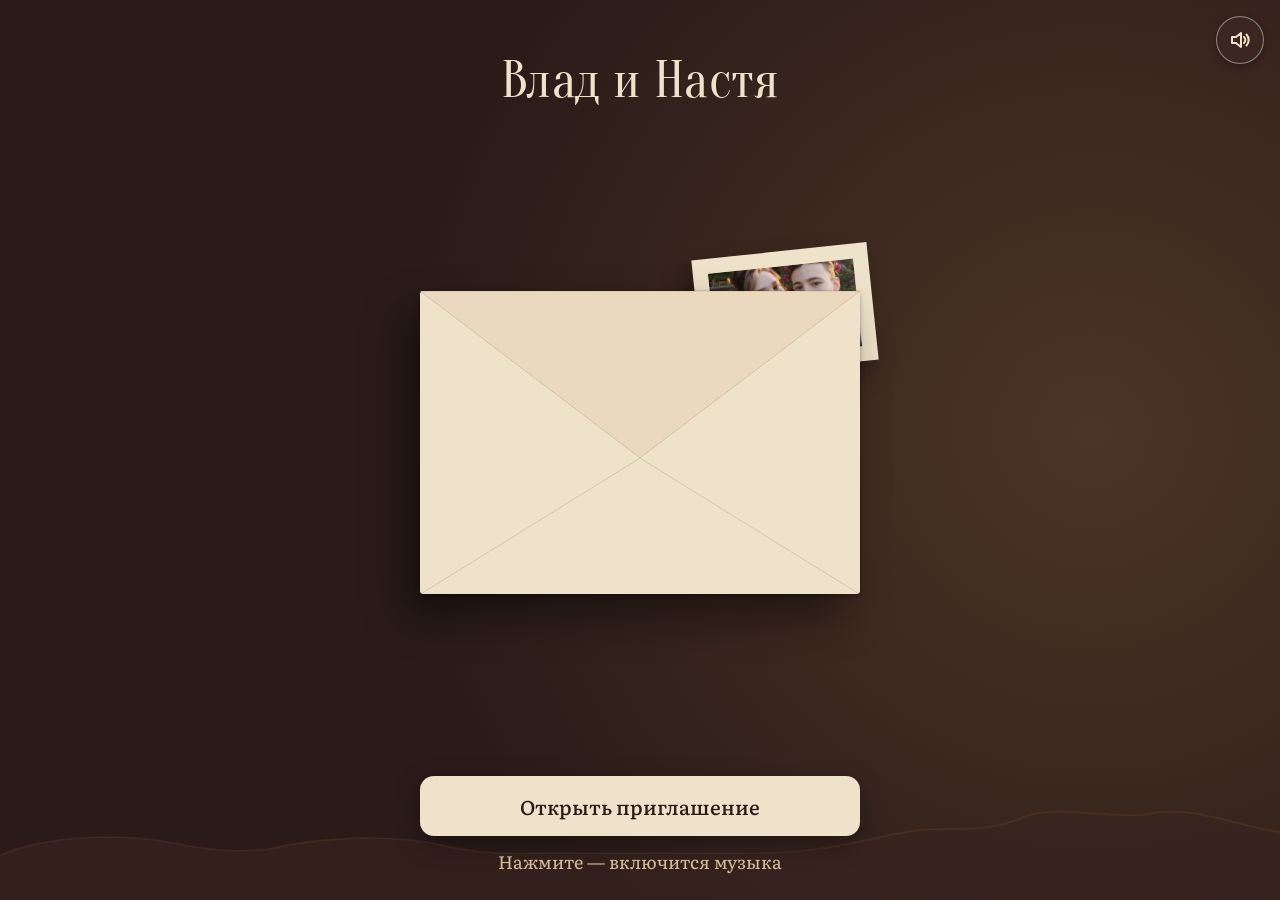
<file: index.html>
<!doctype html>
<html lang="ru">
<head>
<meta charset="utf-8">
<meta name="viewport" content="width=device-width, initial-scale=1, viewport-fit=cover">
<meta name="robots" content="noindex, nofollow">
<title>Влад и Настя приглашают</title>
<meta property="og:title" content="Влад и Настя приглашают">
<meta property="og:description" content="6 ноября, 17:00, ресторан „Флоренция“">
<meta property="og:image" content="https://bezdelnik988.github.io/vlad-i-nastya/img/og.jpg">
<meta property="og:image:width" content="1200">
<meta property="og:image:height" content="630">
<meta property="og:type" content="website">
<meta property="og:url" content="https://bezdelnik988.github.io/vlad-i-nastya/">
<meta name="theme-color" content="#2A1B19">
<link rel="icon" href="data:,">
<link rel="preload" as="image" href="img/photos/p01.jpg">
<link rel="stylesheet" href="css/fonts.css">
<link rel="stylesheet" href="css/style.css">
</head>
<body class="locked" style="--first-pt:133.333%">
<audio id="music" src="audio/music.mp3" preload="auto" loop playsinline webkit-playsinline></audio>

<button class="sound" id="sound" type="button" aria-pressed="true" aria-label="Выключить музыку">
  <svg class="ic ic-on" viewBox="0 0 24 24" fill="none" stroke="currentColor" stroke-width="2" stroke-linecap="round" stroke-linejoin="round" aria-hidden="true"><path d="M4 9v6h4l5 4V5L8 9H4z"/><path d="M16 9a4 4 0 0 1 0 6"/><path d="M18.5 6.5a8 8 0 0 1 0 11"/></svg>
  <svg class="ic ic-off" viewBox="0 0 24 24" fill="none" stroke="currentColor" stroke-width="2" stroke-linecap="round" stroke-linejoin="round" aria-hidden="true"><path d="M4 9v6h4l5 4V5L8 9H4z"/><path d="M22 7l-7 10"/></svg></button>
<div class="sound-tip" id="soundTip" role="status" aria-live="polite"></div>

<section class="overlay cover" id="cover">
  <div class="glow"></div>
  <svg class="horizon" viewBox="0 0 390 160" preserveAspectRatio="none" aria-hidden="true">
    <path d="M0,160 L0,118 C14,100 36,96 52,106 C62,112 70,116 82,112 C98,100 120,98 134,108 C142,114 150,117 162,116 L230,116 C250,116 262,104 276,96 C288,89 298,100 312,82 C322,69 340,86 352,78 C364,72 376,90 390,96 L390,160 Z" fill="#3B2622" fill-opacity=".55"/>
    <path d="M0,118 C14,100 36,96 52,106 C62,112 70,116 82,112 C98,100 120,98 134,108 C142,114 150,117 162,116 L230,116 C250,116 262,104 276,96 C288,89 298,100 312,82 C322,69 340,86 352,78 C364,72 376,90 390,96" fill="none" stroke="#C4904F" stroke-opacity=".10" stroke-width="1.5"/>
  </svg>
  <h1 class="names">Влад и Настя</h1>
  <div class="stage" id="stage">
    <div class="card-clip">
      <div class="card" id="card"><div class="ph"><img src="img/photos/p01.jpg" alt=""></div></div>
    </div>
    <div class="env">
      <div class="peek"><div class="ph"><img src="img/photos/p01.jpg" alt=""></div></div>
      <div class="env-back"></div>
      <div class="env-front">
        <svg class="folds" viewBox="0 0 100 69" preserveAspectRatio="none" aria-hidden="true"><path d="M0,69 L50,38 L100,69" fill="none" stroke="rgba(42,27,25,.14)" stroke-width="1" vector-effect="non-scaling-stroke"/></svg>
      </div>
      <svg class="flap" viewBox="0 0 100 38" preserveAspectRatio="none" aria-hidden="true">
        <polygon class="flap-face" points="0,0 100,0 50,38"/>
        <polygon class="flap-lining" points="0,0 100,0 50,38"/>
      </svg>
    </div>
  </div>
  <div class="cover-bottom">
    <button class="open-btn" id="openBtn" type="button">Открыть приглашение</button>
    <p class="hint" id="hint">Нажмите — включится музыка</p>
  </div>
</section>

<section class="overlay slideshow" id="slideshow" hidden data-photos="p01.jpg 1200 1600, p02.jpg 1200 1600, p03.jpg 1200 1600, p04.jpg 925 1600, p05.jpg 1200 1600, p06.jpg 1200 1600, p07.jpg 1200 1600, p08.jpg 1066 1600, p09.jpg 1066 1600, p10.jpg 1066 1600, p11.jpg 1066 1600, p12.jpg 1066 1600, p13.jpg 1066 1600, p14.jpg 1066 1600, p15.jpg 1066 1600" role="button" aria-label="Следующее фото">
  <div class="glow"></div>
  <div class="print a" id="printA"><div class="ph"><img alt=""></div></div>
  <div class="print b" id="printB"><div class="ph"><img alt=""></div></div>
  <div class="indicator" id="indicator" aria-hidden="true"></div>
  <p class="hint-photo" id="hintPhoto">Нажмите на фото — следующее</p>
  <div class="counter" id="counter" aria-live="polite"></div>
  <button class="skip" id="skip" type="button">Пропустить</button>
</section>

<section class="overlay final" id="final" hidden>
  <h2 class="names">Влад и Настя</h2>
  <p class="sub">6 ноября, 17:00, ресторан «Флоренция»</p>
  <button class="open-btn" id="again2" type="button">Посмотреть ещё раз</button>
</section>

<script src="js/app.js"></script>
</body>
</html>
</file>
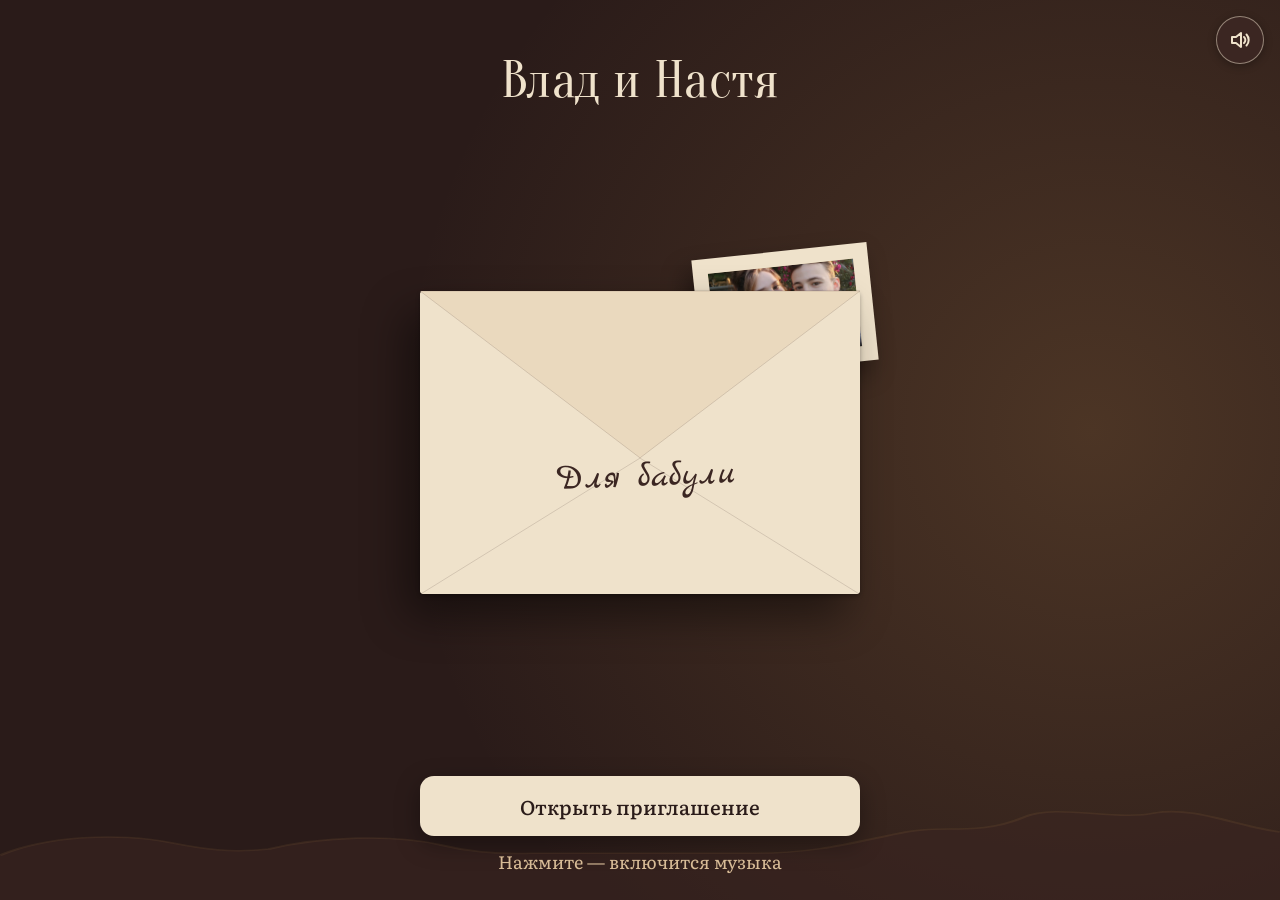
<file: babulya.html>
<!doctype html>
<html lang="ru">
<head>
<meta charset="utf-8">
<meta name="viewport" content="width=device-width, initial-scale=1, viewport-fit=cover">
<meta name="robots" content="noindex, nofollow">
<title>Влад и Настя приглашают</title>
<meta property="og:title" content="Влад и Настя приглашают">
<meta property="og:description" content="6 ноября, 17:00, ресторан „Флоренция“">
<meta property="og:image" content="https://bezdelnik988.github.io/vlad-i-nastya/img/og.jpg">
<meta property="og:image:width" content="1200">
<meta property="og:image:height" content="630">
<meta property="og:type" content="website">
<meta property="og:url" content="https://bezdelnik988.github.io/vlad-i-nastya/babulya">
<meta name="theme-color" content="#2A1B19">
<link rel="icon" href="data:,">
<link rel="preload" as="image" href="img/photos/p01.jpg">
<link rel="stylesheet" href="css/fonts.css">
<link rel="stylesheet" href="css/style.css">
</head>
<body class="locked" style="--first-pt:133.333%" data-guest="babulya">
<audio id="music" src="audio/music.mp3" preload="auto" loop playsinline webkit-playsinline></audio>

<button class="sound" id="sound" type="button" aria-pressed="true" aria-label="Выключить музыку">
  <svg class="ic ic-on" viewBox="0 0 24 24" fill="none" stroke="currentColor" stroke-width="2" stroke-linecap="round" stroke-linejoin="round" aria-hidden="true"><path d="M4 9v6h4l5 4V5L8 9H4z"/><path d="M16 9a4 4 0 0 1 0 6"/><path d="M18.5 6.5a8 8 0 0 1 0 11"/></svg>
  <svg class="ic ic-off" viewBox="0 0 24 24" fill="none" stroke="currentColor" stroke-width="2" stroke-linecap="round" stroke-linejoin="round" aria-hidden="true"><path d="M4 9v6h4l5 4V5L8 9H4z"/><path d="M22 7l-7 10"/></svg></button>
<div class="sound-tip" id="soundTip" role="status" aria-live="polite"></div>

<section class="overlay cover" id="cover">
  <div class="glow"></div>
  <svg class="horizon" viewBox="0 0 390 160" preserveAspectRatio="none" aria-hidden="true">
    <path d="M0,160 L0,118 C14,100 36,96 52,106 C62,112 70,116 82,112 C98,100 120,98 134,108 C142,114 150,117 162,116 L230,116 C250,116 262,104 276,96 C288,89 298,100 312,82 C322,69 340,86 352,78 C364,72 376,90 390,96 L390,160 Z" fill="#3B2622" fill-opacity=".55"/>
    <path d="M0,118 C14,100 36,96 52,106 C62,112 70,116 82,112 C98,100 120,98 134,108 C142,114 150,117 162,116 L230,116 C250,116 262,104 276,96 C288,89 298,100 312,82 C322,69 340,86 352,78 C364,72 376,90 390,96" fill="none" stroke="#C4904F" stroke-opacity=".10" stroke-width="1.5"/>
  </svg>
  <h1 class="names">Влад и Настя</h1>
  <div class="stage" id="stage">
    <div class="card-clip">
      <div class="card" id="card"><div class="ph"><img src="img/photos/p01.jpg" alt=""></div></div>
    </div>
    <div class="env">
      <div class="peek"><div class="ph"><img src="img/photos/p01.jpg" alt=""></div></div>
      <div class="env-back"></div>
      <div class="env-front">
        <svg class="folds" viewBox="0 0 100 69" preserveAspectRatio="none" aria-hidden="true"><path d="M0,69 L50,38 L100,69" fill="none" stroke="rgba(42,27,25,.14)" stroke-width="1" vector-effect="non-scaling-stroke"/></svg>
      </div>
      <svg class="flap" viewBox="0 0 100 38" preserveAspectRatio="none" aria-hidden="true">
        <polygon class="flap-face" points="0,0 100,0 50,38"/>
        <polygon class="flap-lining" points="0,0 100,0 50,38"/>
      </svg>
      <p class="hand">Для бабули</p>
    </div>
  </div>
  <div class="cover-bottom">
    <button class="open-btn" id="openBtn" type="button">Открыть приглашение</button>
    <p class="hint" id="hint">Нажмите — включится музыка</p>
  </div>
</section>

<section class="overlay slideshow" id="slideshow" hidden data-photos="p01.jpg 1200 1600, p02.jpg 1200 1600, p03.jpg 1200 1600, p04.jpg 925 1600, p05.jpg 1200 1600, p06.jpg 1200 1600, p07.jpg 1200 1600, p08.jpg 1066 1600, p09.jpg 1066 1600, p10.jpg 1066 1600, p11.jpg 1066 1600, p12.jpg 1066 1600, p13.jpg 1066 1600, p14.jpg 1066 1600, p15.jpg 1066 1600" role="button" aria-label="Следующее фото">
  <div class="glow"></div>
  <div class="print a" id="printA"><div class="ph"><img alt=""></div></div>
  <div class="print b" id="printB"><div class="ph"><img alt=""></div></div>
  <div class="indicator" id="indicator" aria-hidden="true"></div>
  <p class="hint-photo" id="hintPhoto">Нажмите на фото — следующее</p>
  <div class="counter" id="counter" aria-live="polite"></div>
  <button class="skip" id="skip" type="button">Пропустить</button>
</section>

<section class="letter" id="letter" hidden>
  <article class="sheet">
    <h2 class="salute">Дорогая бабуля!</h2>
    <div class="rule"></div>
    <p>3 октября мы с Настей поженились и очень хотим отметить это с самыми близкими — по-семейному, в узком кругу. Будем очень рады тебя видеть!</p>

      <div class="when">
        <div class="when-row"><span class="when-label">Когда</span><b>6 ноября, пятница,</b><span class="val">с 17:00 примерно до 20:00</span></div>
        <div class="when-row"><span class="when-label">Где</span><b>Ресторан «Флоренция»,</b><span class="val">ул. Худайбердина, 198б</span></div>
      </div>
    <p>Будут папа со Светой, тётя Люда и Кирилл с девушкой Дианой.</p>
    <p>Дресс-код — нарядно, но без официоза.</p>
    <p>И одна скромная просьба ко всем — не опаздывать. По нашей новой семейной традиции опоздавший говорит тост без подготовки 😄</p>
    <p>Напиши, пожалуйста, получится ли прийти: нам нужно подтвердить стол.</p>
    <p class="sig"><span class="hand-sig">Влад и Настя</span><span class="ring">💍</span></p>
    <div class="btns">
      <a class="btn btn-dark" href="https://yandex.ru/maps/?text=%D0%A1%D1%82%D0%B5%D1%80%D0%BB%D0%B8%D1%82%D0%B0%D0%BC%D0%B0%D0%BA%2C%20%D1%83%D0%BB.%20%D0%A5%D1%83%D0%B4%D0%B0%D0%B9%D0%B1%D0%B5%D1%80%D0%B4%D0%B8%D0%BD%D0%B0%2C%20198%D0%B1" target="_blank" rel="noopener">Как добраться</a>
      <button class="btn btn-ghost" id="again" type="button">Посмотреть ещё раз</button>
    </div>
    <p class="days" id="days" hidden></p>
    <svg class="horizon-ink" viewBox="0 0 390 160" preserveAspectRatio="none" aria-hidden="true" fill="none" stroke="#3B2622" stroke-width="1" stroke-linecap="round">
      <path d="M0,118 C14,100 36,96 52,106 C62,112 70,116 82,112 C98,100 120,98 134,108 C142,114 150,117 162,116 L230,116 C250,116 262,104 276,96 C288,89 298,100 312,82 C322,69 340,86 352,78 C364,72 376,90 390,96"/>
      <g stroke-width=".75" stroke-opacity=".8"><path d="M44,100 L40,107"/><path d="M50,102 L46,110"/><path d="M126,102 L122,109"/><path d="M132,104 L128,112"/><path d="M302,90 L296,98"/><path d="M308,86 L302,95"/><path d="M346,80 L340,88"/><path d="M372,84 L366,92"/></g>
    </svg>
  </article>
</section>

<script src="js/app.js"></script>
</body>
</html>
</file>
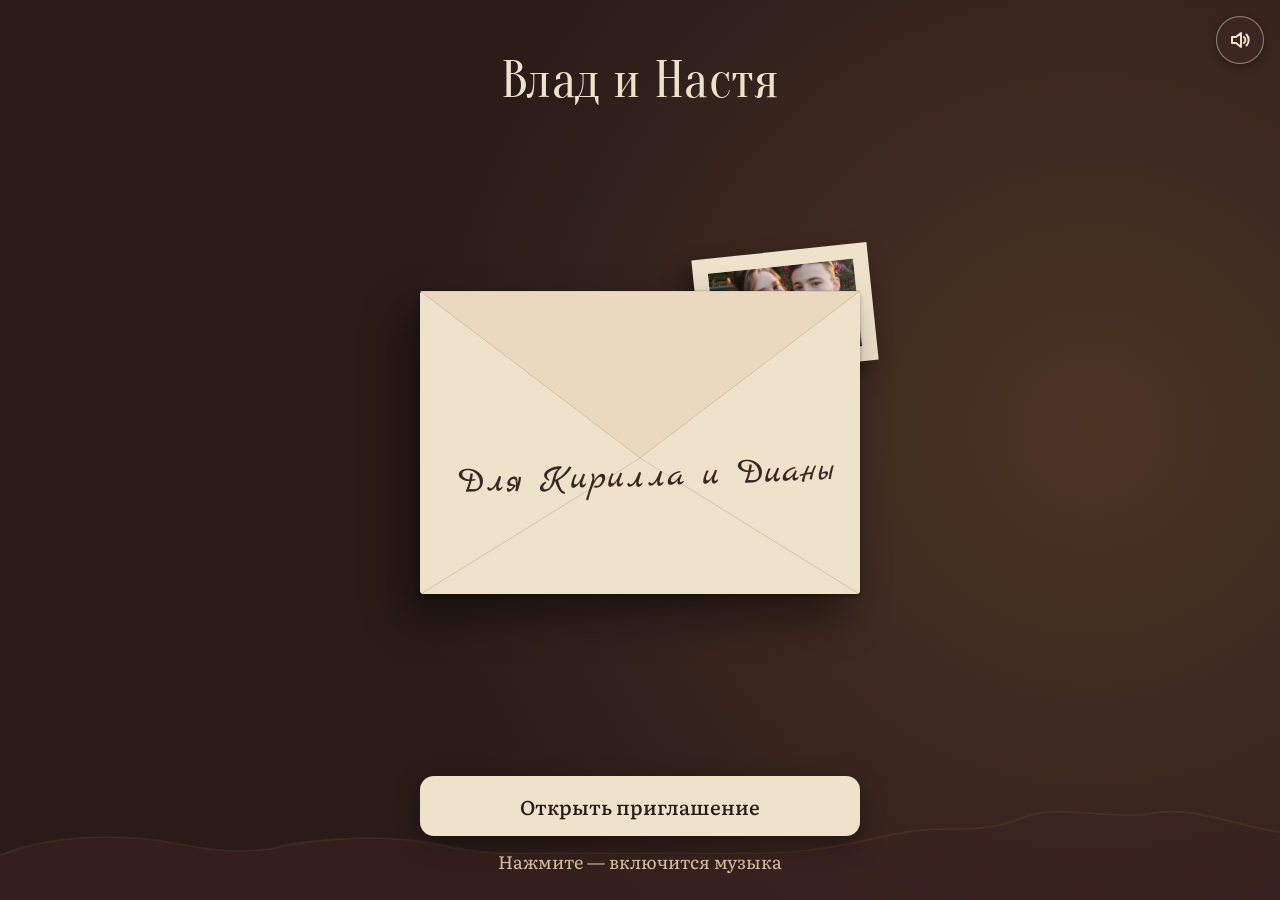
<file: kirill.html>
<!doctype html>
<html lang="ru">
<head>
<meta charset="utf-8">
<meta name="viewport" content="width=device-width, initial-scale=1, viewport-fit=cover">
<meta name="robots" content="noindex, nofollow">
<title>Влад и Настя приглашают</title>
<meta property="og:title" content="Влад и Настя приглашают">
<meta property="og:description" content="6 ноября, 17:00, ресторан „Флоренция“">
<meta property="og:image" content="https://bezdelnik988.github.io/vlad-i-nastya/img/og.jpg">
<meta property="og:image:width" content="1200">
<meta property="og:image:height" content="630">
<meta property="og:type" content="website">
<meta property="og:url" content="https://bezdelnik988.github.io/vlad-i-nastya/kirill">
<meta name="theme-color" content="#2A1B19">
<link rel="icon" href="data:,">
<link rel="preload" as="image" href="img/photos/p01.jpg">
<link rel="stylesheet" href="css/fonts.css">
<link rel="stylesheet" href="css/style.css">
</head>
<body class="locked" style="--first-pt:133.333%" data-guest="kirill">
<audio id="music" src="audio/music.mp3" preload="auto" loop playsinline webkit-playsinline></audio>

<button class="sound" id="sound" type="button" aria-pressed="true" aria-label="Выключить музыку">
  <svg class="ic ic-on" viewBox="0 0 24 24" fill="none" stroke="currentColor" stroke-width="2" stroke-linecap="round" stroke-linejoin="round" aria-hidden="true"><path d="M4 9v6h4l5 4V5L8 9H4z"/><path d="M16 9a4 4 0 0 1 0 6"/><path d="M18.5 6.5a8 8 0 0 1 0 11"/></svg>
  <svg class="ic ic-off" viewBox="0 0 24 24" fill="none" stroke="currentColor" stroke-width="2" stroke-linecap="round" stroke-linejoin="round" aria-hidden="true"><path d="M4 9v6h4l5 4V5L8 9H4z"/><path d="M22 7l-7 10"/></svg></button>
<div class="sound-tip" id="soundTip" role="status" aria-live="polite"></div>

<section class="overlay cover" id="cover">
  <div class="glow"></div>
  <svg class="horizon" viewBox="0 0 390 160" preserveAspectRatio="none" aria-hidden="true">
    <path d="M0,160 L0,118 C14,100 36,96 52,106 C62,112 70,116 82,112 C98,100 120,98 134,108 C142,114 150,117 162,116 L230,116 C250,116 262,104 276,96 C288,89 298,100 312,82 C322,69 340,86 352,78 C364,72 376,90 390,96 L390,160 Z" fill="#3B2622" fill-opacity=".55"/>
    <path d="M0,118 C14,100 36,96 52,106 C62,112 70,116 82,112 C98,100 120,98 134,108 C142,114 150,117 162,116 L230,116 C250,116 262,104 276,96 C288,89 298,100 312,82 C322,69 340,86 352,78 C364,72 376,90 390,96" fill="none" stroke="#C4904F" stroke-opacity=".10" stroke-width="1.5"/>
  </svg>
  <h1 class="names">Влад и Настя</h1>
  <div class="stage" id="stage">
    <div class="card-clip">
      <div class="card" id="card"><div class="ph"><img src="img/photos/p01.jpg" alt=""></div></div>
    </div>
    <div class="env">
      <div class="peek"><div class="ph"><img src="img/photos/p01.jpg" alt=""></div></div>
      <div class="env-back"></div>
      <div class="env-front">
        <svg class="folds" viewBox="0 0 100 69" preserveAspectRatio="none" aria-hidden="true"><path d="M0,69 L50,38 L100,69" fill="none" stroke="rgba(42,27,25,.14)" stroke-width="1" vector-effect="non-scaling-stroke"/></svg>
      </div>
      <svg class="flap" viewBox="0 0 100 38" preserveAspectRatio="none" aria-hidden="true">
        <polygon class="flap-face" points="0,0 100,0 50,38"/>
        <polygon class="flap-lining" points="0,0 100,0 50,38"/>
      </svg>
      <p class="hand">Для Кирилла и Дианы</p>
    </div>
  </div>
  <div class="cover-bottom">
    <button class="open-btn" id="openBtn" type="button">Открыть приглашение</button>
    <p class="hint" id="hint">Нажмите — включится музыка</p>
  </div>
</section>

<section class="overlay slideshow" id="slideshow" hidden data-photos="p01.jpg 1200 1600, p02.jpg 1200 1600, p03.jpg 1200 1600, p04.jpg 925 1600, p05.jpg 1200 1600, p06.jpg 1200 1600, p07.jpg 1200 1600, p08.jpg 1066 1600, p09.jpg 1066 1600, p10.jpg 1066 1600, p11.jpg 1066 1600, p12.jpg 1066 1600, p13.jpg 1066 1600, p14.jpg 1066 1600, p15.jpg 1066 1600" role="button" aria-label="Следующее фото">
  <div class="glow"></div>
  <div class="print a" id="printA"><div class="ph"><img alt=""></div></div>
  <div class="print b" id="printB"><div class="ph"><img alt=""></div></div>
  <div class="indicator" id="indicator" aria-hidden="true"></div>
  <p class="hint-photo" id="hintPhoto">Нажмите на фото — следующее</p>
  <div class="counter" id="counter" aria-live="polite"></div>
  <button class="skip" id="skip" type="button">Пропустить</button>
</section>

<section class="letter" id="letter" hidden>
  <article class="sheet">
    <h2 class="salute">Дорогие Кирилл и Диана!</h2>
    <div class="rule"></div>
    <p>3 октября мы с Настей поженились и очень хотим отметить это с самыми близкими — по-семейному, в узком кругу. Будем очень рады вас видеть!</p>

      <div class="when">
        <div class="when-row"><span class="when-label">Когда</span><b>6 ноября, пятница,</b><span class="val">с 17:00 примерно до 20:00</span></div>
        <div class="when-row"><span class="when-label">Где</span><b>Ресторан «Флоренция»,</b><span class="val">ул. Худайбердина, 198б</span></div>
      </div>
    <p>Будут мой папа Юра со Светой, моя крёстная тётя Люда и бабуля. Кирилл почти всех знает, а с Дианой все будут рады познакомиться.</p>
    <p>Дресс-код — нарядно, но без официоза.</p>
    <p>И одна скромная просьба — не опаздывать. По нашей новой семейной традиции опоздавший говорит тост без подготовки 😄</p>
    <p>Напишите, пожалуйста, получится ли прийти: нам нужно подтвердить стол.</p>
    <p class="sig"><span class="hand-sig">Влад и Настя</span><span class="ring">💍</span></p>
    <div class="btns">
      <a class="btn btn-dark" href="https://yandex.ru/maps/?text=%D0%A1%D1%82%D0%B5%D1%80%D0%BB%D0%B8%D1%82%D0%B0%D0%BC%D0%B0%D0%BA%2C%20%D1%83%D0%BB.%20%D0%A5%D1%83%D0%B4%D0%B0%D0%B9%D0%B1%D0%B5%D1%80%D0%B4%D0%B8%D0%BD%D0%B0%2C%20198%D0%B1" target="_blank" rel="noopener">Как добраться</a>
      <button class="btn btn-ghost" id="again" type="button">Посмотреть ещё раз</button>
    </div>
    <p class="days" id="days" hidden></p>
    <svg class="horizon-ink" viewBox="0 0 390 160" preserveAspectRatio="none" aria-hidden="true" fill="none" stroke="#3B2622" stroke-width="1" stroke-linecap="round">
      <path d="M0,118 C14,100 36,96 52,106 C62,112 70,116 82,112 C98,100 120,98 134,108 C142,114 150,117 162,116 L230,116 C250,116 262,104 276,96 C288,89 298,100 312,82 C322,69 340,86 352,78 C364,72 376,90 390,96"/>
      <g stroke-width=".75" stroke-opacity=".8"><path d="M44,100 L40,107"/><path d="M50,102 L46,110"/><path d="M126,102 L122,109"/><path d="M132,104 L128,112"/><path d="M302,90 L296,98"/><path d="M308,86 L302,95"/><path d="M346,80 L340,88"/><path d="M372,84 L366,92"/></g>
    </svg>
  </article>
</section>

<script src="js/app.js"></script>
</body>
</html>
</file>
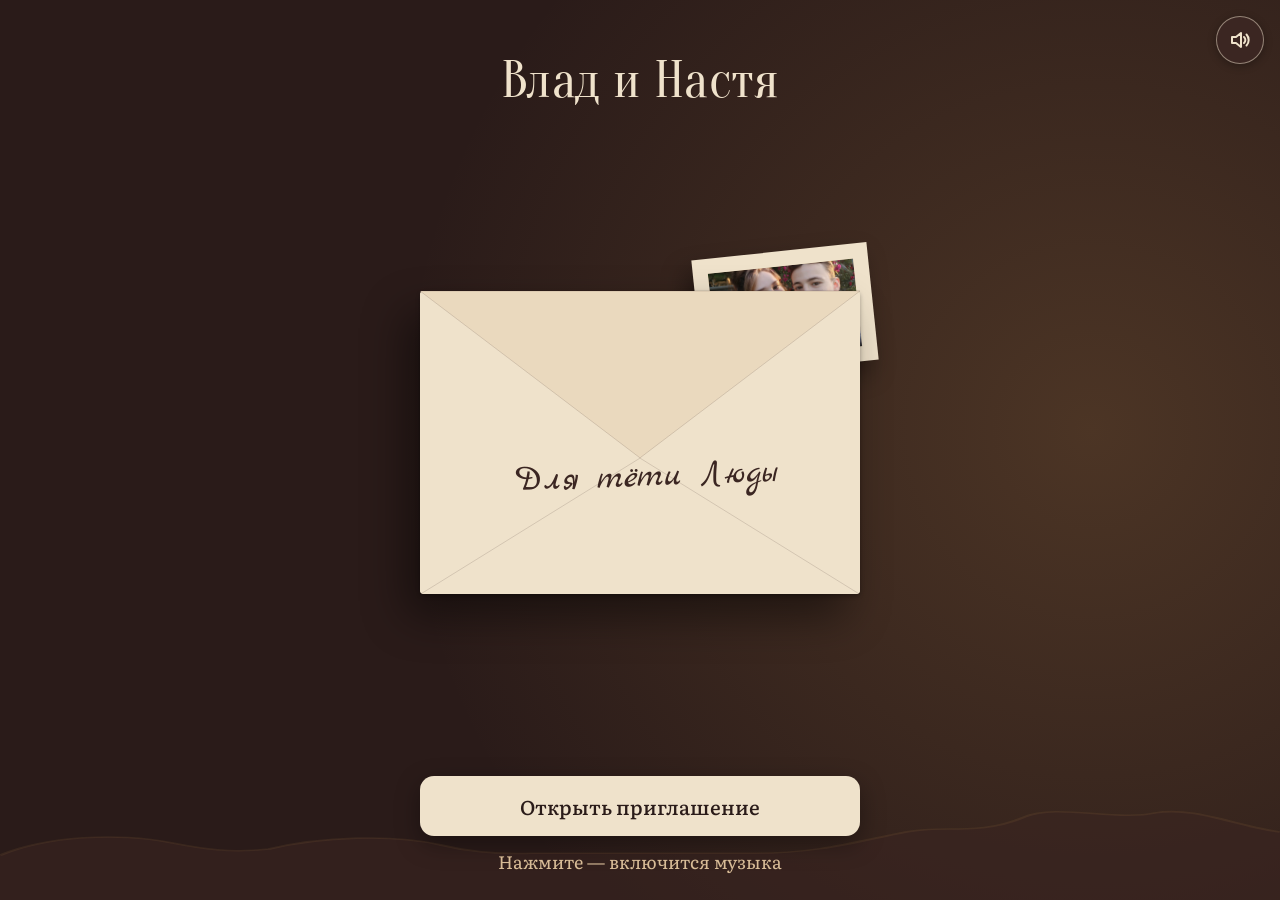
<file: lyuda.html>
<!doctype html>
<html lang="ru">
<head>
<meta charset="utf-8">
<meta name="viewport" content="width=device-width, initial-scale=1, viewport-fit=cover">
<meta name="robots" content="noindex, nofollow">
<title>Влад и Настя приглашают</title>
<meta property="og:title" content="Влад и Настя приглашают">
<meta property="og:description" content="6 ноября, 17:00, ресторан „Флоренция“">
<meta property="og:image" content="https://bezdelnik988.github.io/vlad-i-nastya/img/og.jpg">
<meta property="og:image:width" content="1200">
<meta property="og:image:height" content="630">
<meta property="og:type" content="website">
<meta property="og:url" content="https://bezdelnik988.github.io/vlad-i-nastya/lyuda">
<meta name="theme-color" content="#2A1B19">
<link rel="icon" href="data:,">
<link rel="preload" as="image" href="img/photos/p01.jpg">
<link rel="stylesheet" href="css/fonts.css">
<link rel="stylesheet" href="css/style.css">
</head>
<body class="locked" style="--first-pt:133.333%" data-guest="lyuda">
<audio id="music" src="audio/music.mp3" preload="auto" loop playsinline webkit-playsinline></audio>

<button class="sound" id="sound" type="button" aria-pressed="true" aria-label="Выключить музыку">
  <svg class="ic ic-on" viewBox="0 0 24 24" fill="none" stroke="currentColor" stroke-width="2" stroke-linecap="round" stroke-linejoin="round" aria-hidden="true"><path d="M4 9v6h4l5 4V5L8 9H4z"/><path d="M16 9a4 4 0 0 1 0 6"/><path d="M18.5 6.5a8 8 0 0 1 0 11"/></svg>
  <svg class="ic ic-off" viewBox="0 0 24 24" fill="none" stroke="currentColor" stroke-width="2" stroke-linecap="round" stroke-linejoin="round" aria-hidden="true"><path d="M4 9v6h4l5 4V5L8 9H4z"/><path d="M22 7l-7 10"/></svg></button>
<div class="sound-tip" id="soundTip" role="status" aria-live="polite"></div>

<section class="overlay cover" id="cover">
  <div class="glow"></div>
  <svg class="horizon" viewBox="0 0 390 160" preserveAspectRatio="none" aria-hidden="true">
    <path d="M0,160 L0,118 C14,100 36,96 52,106 C62,112 70,116 82,112 C98,100 120,98 134,108 C142,114 150,117 162,116 L230,116 C250,116 262,104 276,96 C288,89 298,100 312,82 C322,69 340,86 352,78 C364,72 376,90 390,96 L390,160 Z" fill="#3B2622" fill-opacity=".55"/>
    <path d="M0,118 C14,100 36,96 52,106 C62,112 70,116 82,112 C98,100 120,98 134,108 C142,114 150,117 162,116 L230,116 C250,116 262,104 276,96 C288,89 298,100 312,82 C322,69 340,86 352,78 C364,72 376,90 390,96" fill="none" stroke="#C4904F" stroke-opacity=".10" stroke-width="1.5"/>
  </svg>
  <h1 class="names">Влад и Настя</h1>
  <div class="stage" id="stage">
    <div class="card-clip">
      <div class="card" id="card"><div class="ph"><img src="img/photos/p01.jpg" alt=""></div></div>
    </div>
    <div class="env">
      <div class="peek"><div class="ph"><img src="img/photos/p01.jpg" alt=""></div></div>
      <div class="env-back"></div>
      <div class="env-front">
        <svg class="folds" viewBox="0 0 100 69" preserveAspectRatio="none" aria-hidden="true"><path d="M0,69 L50,38 L100,69" fill="none" stroke="rgba(42,27,25,.14)" stroke-width="1" vector-effect="non-scaling-stroke"/></svg>
      </div>
      <svg class="flap" viewBox="0 0 100 38" preserveAspectRatio="none" aria-hidden="true">
        <polygon class="flap-face" points="0,0 100,0 50,38"/>
        <polygon class="flap-lining" points="0,0 100,0 50,38"/>
      </svg>
      <p class="hand">Для тёти Люды</p>
    </div>
  </div>
  <div class="cover-bottom">
    <button class="open-btn" id="openBtn" type="button">Открыть приглашение</button>
    <p class="hint" id="hint">Нажмите — включится музыка</p>
  </div>
</section>

<section class="overlay slideshow" id="slideshow" hidden data-photos="p01.jpg 1200 1600, p02.jpg 1200 1600, p03.jpg 1200 1600, p04.jpg 925 1600, p05.jpg 1200 1600, p06.jpg 1200 1600, p07.jpg 1200 1600, p08.jpg 1066 1600, p09.jpg 1066 1600, p10.jpg 1066 1600, p11.jpg 1066 1600, p12.jpg 1066 1600, p13.jpg 1066 1600, p14.jpg 1066 1600, p15.jpg 1066 1600" role="button" aria-label="Следующее фото">
  <div class="glow"></div>
  <div class="print a" id="printA"><div class="ph"><img alt=""></div></div>
  <div class="print b" id="printB"><div class="ph"><img alt=""></div></div>
  <div class="indicator" id="indicator" aria-hidden="true"></div>
  <p class="hint-photo" id="hintPhoto">Нажмите на фото — следующее</p>
  <div class="counter" id="counter" aria-live="polite"></div>
  <button class="skip" id="skip" type="button">Пропустить</button>
</section>

<section class="letter" id="letter" hidden>
  <article class="sheet">
    <h2 class="salute">Дорогая тётя Люда!</h2>
    <div class="rule"></div>
    <p>3 октября мы с Настей поженились и очень хотим отметить это с самыми близкими — по-семейному, в узком кругу. Будем очень рады тебя видеть!</p>

      <div class="when">
        <div class="when-row"><span class="when-label">Когда</span><b>6 ноября, пятница,</b><span class="val">с 17:00 примерно до 20:00</span></div>
        <div class="when-row"><span class="when-label">Где</span><b>Ресторан «Флоренция»,</b><span class="val">ул. Худайбердина, 198б</span></div>
      </div>
    <p>Будут папа со Светой, бабуля и мой лучший друг Кирилл с девушкой Дианой — Кирилла ты, наверное, помнишь.</p>
    <p>Дресс-код — нарядно, но без официоза.</p>
    <p>И одна скромная просьба — не опаздывать. По нашей новой семейной традиции опоздавший говорит тост без подготовки 😄</p>
    <p>Напиши, пожалуйста, получится ли прийти: нам нужно подтвердить стол.</p>
    <p class="sig"><span class="hand-sig">Влад и Настя</span><span class="ring">💍</span></p>
    <div class="btns">
      <a class="btn btn-dark" href="https://yandex.ru/maps/?text=%D0%A1%D1%82%D0%B5%D1%80%D0%BB%D0%B8%D1%82%D0%B0%D0%BC%D0%B0%D0%BA%2C%20%D1%83%D0%BB.%20%D0%A5%D1%83%D0%B4%D0%B0%D0%B9%D0%B1%D0%B5%D1%80%D0%B4%D0%B8%D0%BD%D0%B0%2C%20198%D0%B1" target="_blank" rel="noopener">Как добраться</a>
      <button class="btn btn-ghost" id="again" type="button">Посмотреть ещё раз</button>
    </div>
    <p class="days" id="days" hidden></p>
    <svg class="horizon-ink" viewBox="0 0 390 160" preserveAspectRatio="none" aria-hidden="true" fill="none" stroke="#3B2622" stroke-width="1" stroke-linecap="round">
      <path d="M0,118 C14,100 36,96 52,106 C62,112 70,116 82,112 C98,100 120,98 134,108 C142,114 150,117 162,116 L230,116 C250,116 262,104 276,96 C288,89 298,100 312,82 C322,69 340,86 352,78 C364,72 376,90 390,96"/>
      <g stroke-width=".75" stroke-opacity=".8"><path d="M44,100 L40,107"/><path d="M50,102 L46,110"/><path d="M126,102 L122,109"/><path d="M132,104 L128,112"/><path d="M302,90 L296,98"/><path d="M308,86 L302,95"/><path d="M346,80 L340,88"/><path d="M372,84 L366,92"/></g>
    </svg>
  </article>
</section>

<script src="js/app.js"></script>
</body>
</html>
</file>
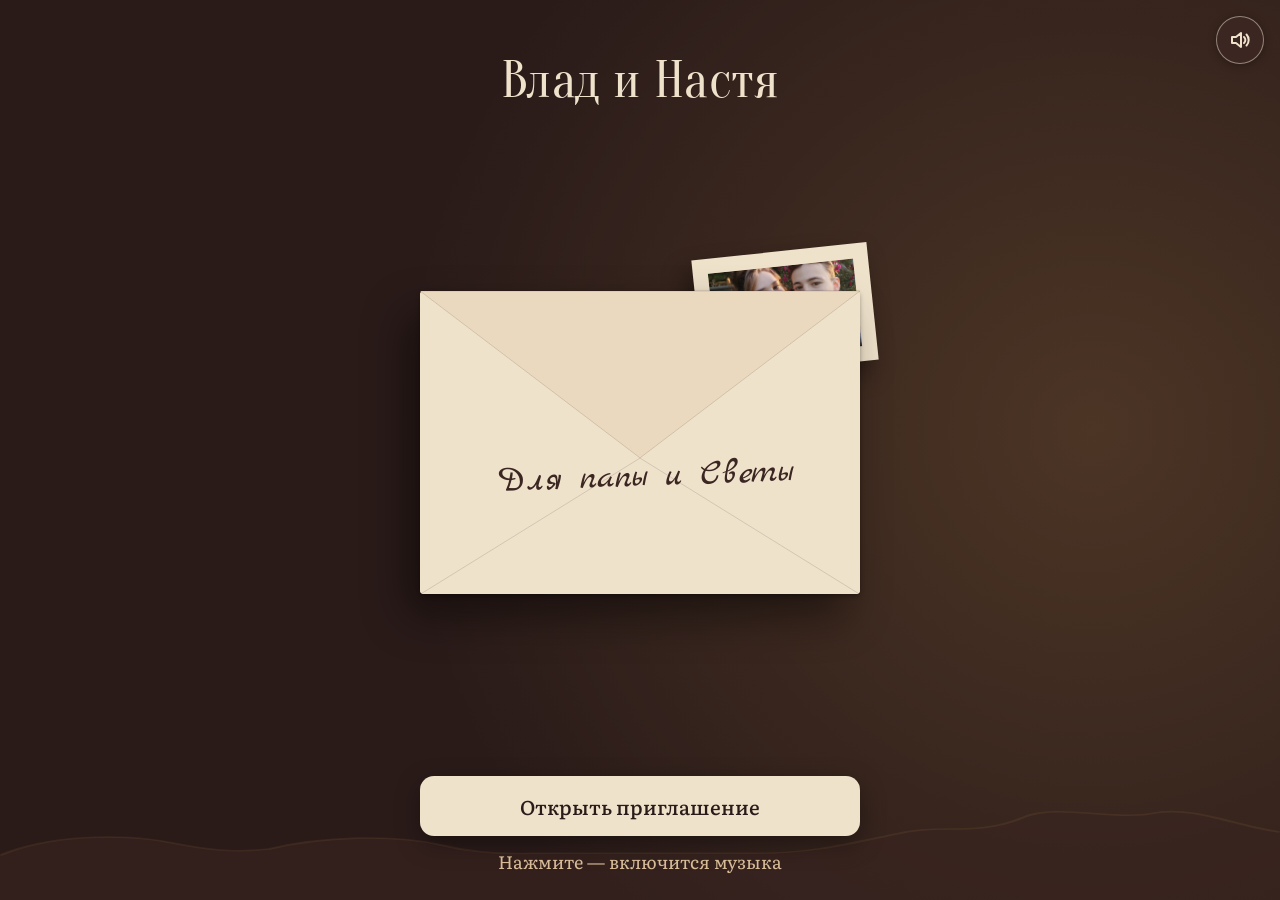
<file: papa.html>
<!doctype html>
<html lang="ru">
<head>
<meta charset="utf-8">
<meta name="viewport" content="width=device-width, initial-scale=1, viewport-fit=cover">
<meta name="robots" content="noindex, nofollow">
<title>Влад и Настя приглашают</title>
<meta property="og:title" content="Влад и Настя приглашают">
<meta property="og:description" content="6 ноября, 17:00, ресторан „Флоренция“">
<meta property="og:image" content="https://bezdelnik988.github.io/vlad-i-nastya/img/og.jpg">
<meta property="og:image:width" content="1200">
<meta property="og:image:height" content="630">
<meta property="og:type" content="website">
<meta property="og:url" content="https://bezdelnik988.github.io/vlad-i-nastya/papa">
<meta name="theme-color" content="#2A1B19">
<link rel="icon" href="data:,">
<link rel="preload" as="image" href="img/photos/p01.jpg">
<link rel="stylesheet" href="css/fonts.css">
<link rel="stylesheet" href="css/style.css">
</head>
<body class="locked" style="--first-pt:133.333%" data-guest="papa">
<audio id="music" src="audio/music.mp3" preload="auto" loop playsinline webkit-playsinline></audio>

<button class="sound" id="sound" type="button" aria-pressed="true" aria-label="Выключить музыку">
  <svg class="ic ic-on" viewBox="0 0 24 24" fill="none" stroke="currentColor" stroke-width="2" stroke-linecap="round" stroke-linejoin="round" aria-hidden="true"><path d="M4 9v6h4l5 4V5L8 9H4z"/><path d="M16 9a4 4 0 0 1 0 6"/><path d="M18.5 6.5a8 8 0 0 1 0 11"/></svg>
  <svg class="ic ic-off" viewBox="0 0 24 24" fill="none" stroke="currentColor" stroke-width="2" stroke-linecap="round" stroke-linejoin="round" aria-hidden="true"><path d="M4 9v6h4l5 4V5L8 9H4z"/><path d="M22 7l-7 10"/></svg></button>
<div class="sound-tip" id="soundTip" role="status" aria-live="polite"></div>

<section class="overlay cover" id="cover">
  <div class="glow"></div>
  <svg class="horizon" viewBox="0 0 390 160" preserveAspectRatio="none" aria-hidden="true">
    <path d="M0,160 L0,118 C14,100 36,96 52,106 C62,112 70,116 82,112 C98,100 120,98 134,108 C142,114 150,117 162,116 L230,116 C250,116 262,104 276,96 C288,89 298,100 312,82 C322,69 340,86 352,78 C364,72 376,90 390,96 L390,160 Z" fill="#3B2622" fill-opacity=".55"/>
    <path d="M0,118 C14,100 36,96 52,106 C62,112 70,116 82,112 C98,100 120,98 134,108 C142,114 150,117 162,116 L230,116 C250,116 262,104 276,96 C288,89 298,100 312,82 C322,69 340,86 352,78 C364,72 376,90 390,96" fill="none" stroke="#C4904F" stroke-opacity=".10" stroke-width="1.5"/>
  </svg>
  <h1 class="names">Влад и Настя</h1>
  <div class="stage" id="stage">
    <div class="card-clip">
      <div class="card" id="card"><div class="ph"><img src="img/photos/p01.jpg" alt=""></div></div>
    </div>
    <div class="env">
      <div class="peek"><div class="ph"><img src="img/photos/p01.jpg" alt=""></div></div>
      <div class="env-back"></div>
      <div class="env-front">
        <svg class="folds" viewBox="0 0 100 69" preserveAspectRatio="none" aria-hidden="true"><path d="M0,69 L50,38 L100,69" fill="none" stroke="rgba(42,27,25,.14)" stroke-width="1" vector-effect="non-scaling-stroke"/></svg>
      </div>
      <svg class="flap" viewBox="0 0 100 38" preserveAspectRatio="none" aria-hidden="true">
        <polygon class="flap-face" points="0,0 100,0 50,38"/>
        <polygon class="flap-lining" points="0,0 100,0 50,38"/>
      </svg>
      <p class="hand">Для папы и Светы</p>
    </div>
  </div>
  <div class="cover-bottom">
    <button class="open-btn" id="openBtn" type="button">Открыть приглашение</button>
    <p class="hint" id="hint">Нажмите — включится музыка</p>
  </div>
</section>

<section class="overlay slideshow" id="slideshow" hidden data-photos="p01.jpg 1200 1600, p02.jpg 1200 1600, p03.jpg 1200 1600, p04.jpg 925 1600, p05.jpg 1200 1600, p06.jpg 1200 1600, p07.jpg 1200 1600, p08.jpg 1066 1600, p09.jpg 1066 1600, p10.jpg 1066 1600, p11.jpg 1066 1600, p12.jpg 1066 1600, p13.jpg 1066 1600, p14.jpg 1066 1600, p15.jpg 1066 1600" role="button" aria-label="Следующее фото">
  <div class="glow"></div>
  <div class="print a" id="printA"><div class="ph"><img alt=""></div></div>
  <div class="print b" id="printB"><div class="ph"><img alt=""></div></div>
  <div class="indicator" id="indicator" aria-hidden="true"></div>
  <p class="hint-photo" id="hintPhoto">Нажмите на фото — следующее</p>
  <div class="counter" id="counter" aria-live="polite"></div>
  <button class="skip" id="skip" type="button">Пропустить</button>
</section>

<section class="letter" id="letter" hidden>
  <article class="sheet">
    <h2 class="salute">Дорогие папа и Света!</h2>
    <div class="rule"></div>
    <p>3 октября мы с Настей поженились и очень хотим отметить это с самыми близкими — по-семейному, в узком кругу. Будем очень рады вас видеть!</p>

      <div class="when">
        <div class="when-row"><span class="when-label">Когда</span><b>6 ноября, пятница,</b><span class="val">с 17:00 примерно до 20:00</span></div>
        <div class="when-row"><span class="when-label">Где</span><b>Ресторан «Флоренция»,</b><span class="val">ул. Худайбердина, 198б</span></div>
      </div>
    <p>Будут моя крёстная тётя Люда, бабуля и мой лучший друг Кирилл с девушкой Дианой.</p>
    <p>Дресс-код — нарядно, но без официоза.</p>
    <p>И одна скромная просьба — не опаздывать. По нашей новой семейной традиции опоздавший говорит тост без подготовки 😄</p>
    <p>Напишите, пожалуйста, получится ли прийти: нам нужно подтвердить стол.</p>
    <p class="sig"><span class="hand-sig">Влад и Настя</span><span class="ring">💍</span></p>
    <div class="btns">
      <a class="btn btn-dark" href="https://yandex.ru/maps/?text=%D0%A1%D1%82%D0%B5%D1%80%D0%BB%D0%B8%D1%82%D0%B0%D0%BC%D0%B0%D0%BA%2C%20%D1%83%D0%BB.%20%D0%A5%D1%83%D0%B4%D0%B0%D0%B9%D0%B1%D0%B5%D1%80%D0%B4%D0%B8%D0%BD%D0%B0%2C%20198%D0%B1" target="_blank" rel="noopener">Как добраться</a>
      <button class="btn btn-ghost" id="again" type="button">Посмотреть ещё раз</button>
    </div>
    <p class="days" id="days" hidden></p>
    <svg class="horizon-ink" viewBox="0 0 390 160" preserveAspectRatio="none" aria-hidden="true" fill="none" stroke="#3B2622" stroke-width="1" stroke-linecap="round">
      <path d="M0,118 C14,100 36,96 52,106 C62,112 70,116 82,112 C98,100 120,98 134,108 C142,114 150,117 162,116 L230,116 C250,116 262,104 276,96 C288,89 298,100 312,82 C322,69 340,86 352,78 C364,72 376,90 390,96"/>
      <g stroke-width=".75" stroke-opacity=".8"><path d="M44,100 L40,107"/><path d="M50,102 L46,110"/><path d="M126,102 L122,109"/><path d="M132,104 L128,112"/><path d="M302,90 L296,98"/><path d="M308,86 L302,95"/><path d="M346,80 L340,88"/><path d="M372,84 L366,92"/></g>
    </svg>
  </article>
</section>

<script src="js/app.js"></script>
</body>
</html>
</file>
<file: css/fonts.css>
/* Шрифты лежат в папке сайта (без внешних подключений). Лицензия SIL OFL 1.1 — см. fonts/OFL-*.txt */
@font-face{font-family:'Literata';font-style:normal;font-weight:400 700;font-display:block;src:url(../fonts/literata-cyrillic.woff2) format('woff2');unicode-range:U+0301, U+0400-045F, U+0490-0491, U+04B0-04B1, U+2116;}
@font-face{font-family:'Literata';font-style:normal;font-weight:400 700;font-display:block;src:url(../fonts/literata-latin.woff2) format('woff2');unicode-range:U+0000-00FF, U+0131, U+0152-0153, U+02BB-02BC, U+02C6, U+02DA, U+02DC, U+0304, U+0308, U+0329, U+2000-206F, U+20AC, U+2122, U+2191, U+2193, U+2212, U+2215, U+FEFF, U+FFFD;}
@font-face{font-family:'Marck Script';font-style:normal;font-weight:400;font-display:block;src:url(../fonts/marck-script-cyrillic.woff2) format('woff2');unicode-range:U+0301, U+0400-045F, U+0490-0491, U+04B0-04B1, U+2116;}
@font-face{font-family:'Marck Script';font-style:normal;font-weight:400;font-display:block;src:url(../fonts/marck-script-latin.woff2) format('woff2');unicode-range:U+0000-00FF, U+0131, U+0152-0153, U+02BB-02BC, U+02C6, U+02DA, U+02DC, U+0304, U+0308, U+0329, U+2000-206F, U+20AC, U+2122, U+2191, U+2193, U+2212, U+2215, U+FEFF, U+FFFD;}
@font-face{font-family:'Oranienbaum';font-style:normal;font-weight:400;font-display:block;src:url(../fonts/oranienbaum-cyrillic.woff2) format('woff2');unicode-range:U+0301, U+0400-045F, U+0490-0491, U+04B0-04B1, U+2116;}
@font-face{font-family:'Oranienbaum';font-style:normal;font-weight:400;font-display:block;src:url(../fonts/oranienbaum-latin.woff2) format('woff2');unicode-range:U+0000-00FF, U+0131, U+0152-0153, U+02BB-02BC, U+02C6, U+02DA, U+02DC, U+0304, U+0308, U+0329, U+2000-206F, U+20AC, U+2122, U+2191, U+2193, U+2212, U+2215, U+FEFF, U+FFFD;}
</file>
<file: css/style.css>
/* Сайт-приглашение «Письмо при свече». Чистый CSS, без внешних подключений.
   Палитра: стол #2A1B19, бархат #3B2622, бумага #EFE2CB, пепел #D8BC97, медь #C4904F */
:root{
  --c-table:#2A1B19; --c-velvet:#3B2622; --c-paper:#EFE2CB; --c-ash:#D8BC97; --c-copper:#C4904F;
  --paper-rgb:239,226,203; --table-rgb:42,27,25; --velvet-rgb:59,38,34; --copper-rgb:196,144,79;
  --vh:1vh;
  --env-w:min(88vw, 440px, calc(var(--vh) * 58));
  --env-h:calc(var(--env-w) / 1.45);
  --ease-std:cubic-bezier(.4,0,.2,1);
  --ease-flap:cubic-bezier(.45,0,.2,1);
  --ease-card:cubic-bezier(.2,.8,.2,1);
  --safe-t:env(safe-area-inset-top,0px);
  --safe-b:env(safe-area-inset-bottom,0px);
  --safe-l:env(safe-area-inset-left,0px);
  --safe-r:env(safe-area-inset-right,0px);
}
*{box-sizing:border-box}
html{-webkit-text-size-adjust:100%;background:var(--c-table)}
body{margin:0;background:var(--c-table);color:var(--c-paper);font:400 20px/1.55 'Literata',Georgia,'Times New Roman',serif;min-height:100vh}
body.locked{overflow:hidden;min-height:0;height:100vh;height:calc(var(--vh) * 100)}
img{display:block;max-width:100%}
button{font:inherit;color:inherit;cursor:pointer;-webkit-tap-highlight-color:transparent}
button,.btn,.slideshow{touch-action:manipulation}
[hidden]{display:none!important}
:focus{outline:none}
:focus-visible{outline:2px solid var(--c-paper);outline-offset:2px}
.sheet :focus-visible{outline-color:var(--c-table)}
.salute:focus{outline:none}

/* ---------- общие слои ---------- */
.overlay{position:fixed;left:0;top:0;width:100%;height:100vh;height:calc(var(--vh) * 100);overflow:hidden;background:var(--c-table)}
.cover{z-index:20}
.slideshow{z-index:30}
.final{z-index:30}
.glow{position:absolute;right:-40vw;top:-30vh;width:150vw;height:150vw;max-width:1400px;max-height:1400px;border-radius:50%;pointer-events:none;z-index:0;
  background:radial-gradient(circle,rgba(var(--copper-rgb),.38) 0,rgba(var(--copper-rgb),0) 70%);opacity:.58}
.horizon{position:absolute;left:0;bottom:0;width:100%;height:22vh;height:calc(var(--vh) * 22);max-height:170px;pointer-events:none;z-index:0;display:block}

/* ---------- кнопка звука ---------- */
.sound{position:fixed;top:calc(16px + var(--safe-t));right:calc(16px + var(--safe-r));width:48px;height:48px;border-radius:50%;z-index:100;padding:0;
  background:var(--c-velvet);border:1px solid rgba(var(--paper-rgb),.5);box-shadow:0 2px 8px rgba(0,0,0,.3);display:flex;align-items:center;justify-content:center}
.sound::before{content:"";position:absolute;top:-4px;right:-4px;bottom:-4px;left:-4px;border-radius:50%}
.sound .ic{width:24px;height:24px;display:block;pointer-events:none}
.sound .ic-on{color:var(--c-paper)}
.sound .ic-off{color:var(--c-ash);display:none}
.sound[aria-pressed="false"] .ic-on{display:none}
.sound[aria-pressed="false"] .ic-off{display:block}
.sound-tip{position:fixed;z-index:100;top:calc(72px + var(--safe-t));right:calc(16px + var(--safe-r));white-space:nowrap;background:var(--c-velvet);color:var(--c-ash);
  font-size:18px;line-height:1.3;padding:8px 12px;border-radius:10px;border:1px solid rgba(var(--paper-rgb),.35);opacity:0;visibility:hidden;pointer-events:none;
  transition:opacity .2s,visibility 0s .2s}
.sound-tip.show{opacity:1;visibility:visible;transition:opacity .2s}

/* ---------- обложка ---------- */
.cover{display:flex;flex-direction:column;align-items:center;justify-content:space-between;overflow-y:auto;-webkit-overflow-scrolling:touch;
  padding:calc(52px + var(--safe-t)) 16px calc(24px + var(--safe-b))}
.cover>.glow,.cover>.horizon{position:fixed}
.names{position:relative;z-index:2;margin:0;font:400 clamp(40px,11vw,52px)/1.1 'Oranienbaum','Playfair Display',Georgia,serif;text-align:center;color:var(--c-paper);letter-spacing:.01em}
.stage{position:relative;z-index:2;width:var(--env-w);height:var(--env-h);margin:24px 0;flex:none}
.env{position:absolute;left:0;top:0;width:100%;height:100%;z-index:2;perspective:900px;-webkit-perspective:900px}
.peek{position:absolute;z-index:1;right:-3%;top:-13%;width:40%;padding:3.5%;background:var(--c-paper);transform:rotate(-6deg);box-shadow:-8px 12px 24px rgba(0,0,0,.4)}
.ph{position:relative;width:100%;padding-top:var(--first-pt,133.333%);overflow:hidden;background:#cbb79a}
.ph img{position:absolute;left:0;top:0;width:100%;height:100%;object-fit:cover;object-position:50% 25%}
.peek .ph{padding-top:60%}
.peek .ph img{object-position:50% 76%}  /* подобрано под первое фото (селфи среди роз): из-за конверта видны лица */
.env-back{position:absolute;z-index:2;left:0;top:0;width:100%;height:100%;background:#E6D5B9;border-radius:4px;box-shadow:-14px 22px 44px rgba(0,0,0,.45),0 2px 4px rgba(0,0,0,.3)}
.env-back::after{content:"";position:absolute;left:0;top:0;width:100%;height:100%;border-radius:4px;box-shadow:-18px 30px 56px rgba(0,0,0,.5);opacity:0}
.env-front{position:absolute;z-index:4;left:0;top:0;width:100%;height:100%;background:var(--c-paper);border-radius:4px;overflow:hidden}
.env-front .folds{position:absolute;left:0;top:0;width:100%;height:100%;display:block}
.flap{position:absolute;z-index:5;left:0;top:0;width:100%;height:55%;display:block;transform-origin:50% 0;-webkit-transform-origin:50% 0;overflow:visible}
.flap-face{fill:#EAD9BE;stroke:rgba(42,27,25,.14);stroke-width:1;vector-effect:non-scaling-stroke}
.flap-lining{fill:var(--c-copper);opacity:0}
.hand{position:absolute;z-index:6;left:5%;right:5%;top:56%;margin:0;text-align:center;font:400 36px/.95 'Marck Script','Literata',cursive;
  font-size:clamp(26px, calc(var(--env-w) * .1), 36px);color:var(--c-velvet);transform:rotate(-2deg) translateX(6px);pointer-events:none}
.card-clip{position:absolute;z-index:1;left:0;right:0;top:-600px;bottom:3%;overflow:hidden}
.card{--rise:80%;position:absolute;left:7%;top:calc(600px + 2%);width:86%;padding:calc(var(--env-w) * .86 * .033);background:var(--c-paper);border-radius:3px;box-shadow:0 6px 18px rgba(0,0,0,.35)}
.card.flying{position:fixed;z-index:60;transform-origin:0 0;transition:transform .8s var(--ease-std)}
.cover-bottom{position:relative;z-index:2;display:flex;flex-direction:column;align-items:center;width:100%;flex:none}
.open-btn{width:var(--env-w);min-width:280px;max-width:100%;height:60px;border:0;border-radius:14px;background:var(--c-paper);color:var(--c-table);
  font-weight:500;font-size:20px;box-shadow:0 8px 24px rgba(0,0,0,.35);transition:transform .12s,filter .12s}
.open-btn:active{transform:scale(.97)}
.hint{margin:12px 0 0;font-size:18px;color:var(--c-ash);text-align:center}
@media (max-height:520px){
  .cover{padding-top:calc(20px + var(--safe-t));padding-bottom:calc(12px + var(--safe-b))}
  .names{font-size:36px}
  .stage{margin:12px 0}
  .open-btn{height:52px}
  .hint{margin-top:8px}
}
@media (max-height:400px){ .hint{display:none} }

/* --- хореография открытия (3,0 с) --- */
.cover.is-opening{pointer-events:none}
.cover.is-opening .names,.cover.is-opening .hint{animation:fadeOut .3s var(--ease-std) forwards}
.cover.is-opening .open-btn{animation:btnPress .3s var(--ease-std) forwards}
.cover.is-opening .glow{animation:glowFlare .45s ease-out forwards,glowBack 1s ease-in-out 1.3s forwards}
.cover.is-opening .env{animation:envLift .45s ease-out forwards,envDrop .5s ease-in 1.7s forwards}
.cover.is-opening .env-back::after{animation:fadeIn .45s ease-out forwards}
.cover.is-opening .peek{animation:peekHide .45s ease-in .35s forwards}
.cover.is-opening .flap{animation:flapOpen .9s var(--ease-flap) .35s forwards}
.cover.is-opening .flap-face{animation:faceOff .9s linear .35s forwards}
.cover.is-opening .flap-lining{animation:liningOn .9s linear .35s forwards}
.cover.is-opening .card{animation:cardRise 1s var(--ease-card) 1.1s forwards}
.cover.is-opening .horizon{animation:fadeOut 1s ease-in-out 1.3s forwards}
.cover.is-opening .card.flying{animation:none}
/* тихая ветка: «уменьшить движение» или нет объёмных поворотов */
.cover.is-opening-quiet{pointer-events:none}
.cover.is-opening-quiet .names,.cover.is-opening-quiet .hint,.cover.is-opening-quiet .open-btn{animation:fadeOut .3s linear forwards}
.cover.is-opening-quiet .glow{animation:glowFlareQuiet .4s linear forwards}
.cover.is-opening-quiet .stage{animation:fadeOut .7s linear .2s forwards}
.cover.is-opening-quiet .horizon{animation:fadeOut .8s linear .2s forwards}

@keyframes fadeOut{to{opacity:0;visibility:hidden}}
@keyframes fadeIn{to{opacity:1}}
@keyframes btnPress{0%{transform:scale(1);opacity:1}40%{transform:scale(.97)}100%{transform:scale(.97);opacity:0;visibility:hidden}}
@keyframes glowFlare{to{opacity:1;transform:scale(1.15)}}
@keyframes glowBack{from{opacity:1;transform:scale(1.15)}to{opacity:.58;transform:scale(1)}}
@keyframes glowFlareQuiet{to{opacity:.79}}
@keyframes envLift{to{transform:translateY(-10px) scale(1.03)}}
@keyframes envDrop{from{transform:translateY(-10px) scale(1.03);opacity:1}to{transform:translateY(30px) scale(1.03);opacity:0;visibility:hidden}}
@keyframes peekHide{to{transform:rotate(-6deg) translateY(60px);opacity:0}}
@keyframes flapOpen{0%{transform:rotateX(0);z-index:5}53%{z-index:5}54%{z-index:1}100%{transform:rotateX(-168deg);z-index:1}}
@keyframes faceOff{0%,53%{opacity:1}54%,100%{opacity:0}}
@keyframes liningOn{0%,53%{opacity:0}54%,82%{opacity:1}100%{opacity:0}}
@keyframes cardRise{to{transform:translateY(calc(-1 * var(--rise)))}}

/* ---------- показ фото ---------- */
.slideshow{background:var(--c-table)}
.slideshow .glow{animation:none}
.slideshow.priming{background:transparent}
.slideshow.priming .glow{visibility:hidden}
.print{position:fixed;background:var(--c-paper);border-radius:3px;box-shadow:-14px 22px 44px rgba(0,0,0,.45);opacity:0;transition:opacity .8s var(--ease-std);z-index:2}
.print.fast{transition-duration:.45s}
.print.show{opacity:1}
.print .ph{padding-top:0;height:100%;background:#cbb79a}
.print .ph img{transform:scale(1);transition:transform 5.3s linear;object-position:50% 50%}
.print.zoom .ph img{transform:scale(1.06)}
.indicator{position:fixed;z-index:3;height:3px;display:flex;opacity:0;transition:opacity .4s}
.indicator.show{opacity:1}
.indicator i{display:block;flex:1;height:3px;margin-right:6px;background:rgba(216,188,151,.3);position:relative;overflow:hidden}
.indicator i:last-child{margin-right:0}
.indicator i.done{background:var(--c-ash)}
.indicator i b{position:absolute;left:0;top:0;width:100%;height:100%;background:var(--c-ash);transform:scaleX(0);transform-origin:left}
.indicator i.now b{transition:transform 4.5s linear;transform:scaleX(1)}
.hint-photo{position:fixed;z-index:3;left:0;right:0;margin:0;text-align:center;font-size:18px;color:var(--c-ash);opacity:0;transition:opacity .4s;pointer-events:none}
.hint-photo.show{opacity:1}
.counter{position:fixed;z-index:3;left:calc(24px + var(--safe-l));bottom:calc(36px + var(--safe-b));font-size:18px;color:var(--c-ash);opacity:0;transition:opacity .4s}
.counter.show{opacity:1}
.skip{position:fixed;z-index:3;right:calc(20px + var(--safe-r));bottom:calc(24px + var(--safe-b));height:48px;padding:0 18px;border-radius:12px;background:var(--c-velvet);
  border:1.5px solid rgba(var(--paper-rgb),.55);color:var(--c-paper);font-weight:500;font-size:18px;opacity:0;pointer-events:none;transition:opacity .4s,filter .12s}
.skip.show{opacity:1;pointer-events:auto}
.skip:active{filter:brightness(1.15)}
.slideshow.leaving .print,.slideshow.leaving .indicator,.slideshow.leaving .hint-photo,.slideshow.leaving .counter,.slideshow.leaving .skip{opacity:0;transition-duration:.5s}

/* ---------- письмо ---------- */
.letter{position:relative;z-index:10;padding:0 0 48px}
.letter.enter .sheet{animation:sheetUp .9s var(--ease-std) both}
@keyframes sheetUp{from{opacity:0;transform:translateY(40px)}to{opacity:1;transform:none}}
.sheet{background:var(--c-paper);color:var(--c-table);margin:72px 0 0;padding:36px 24px calc(40px + var(--safe-b));border-radius:16px 16px 0 0;box-shadow:0 -6px 20px rgba(0,0,0,.25);
  padding-left:max(24px,var(--safe-l));padding-right:max(24px,var(--safe-r))}
.salute{margin:0;font:400 36px/1.15 'Oranienbaum','Playfair Display',Georgia,serif;color:var(--c-table)}
.rule{width:48px;height:1.5px;background:var(--c-copper);margin:14px 0 22px}
.sheet p{margin:0 0 18px;max-width:40ch;text-align:left}
.when{border-top:1px solid rgba(var(--copper-rgb),.6);border-bottom:1px solid rgba(var(--copper-rgb),.6);padding:18px 0 14px;margin:26px 0}
.when-row{margin-bottom:16px}
.when-row:last-child{margin-bottom:0}
.when-label{display:block;font-size:18px;color:var(--c-velvet);margin-bottom:4px}
.when-row b{display:block;font-weight:700;font-size:24px;line-height:1.2;color:var(--c-table)}
.when-row span.val{display:block;font-size:20px;line-height:1.4}
.sig{display:flex;align-items:center;flex-wrap:wrap;margin:6px 0 0!important}
.hand-sig{font:400 36px/1.1 'Marck Script','Literata',cursive;color:var(--c-velvet);margin-right:10px}
.ring{font-size:24px;line-height:1}
.btn{display:flex;align-items:center;justify-content:center;width:100%;height:60px;border-radius:14px;font-weight:500;font-size:20px;text-decoration:none;border:0;margin:0}
.btn-dark{background:var(--c-table);color:var(--c-paper);margin-top:36px}
.btn-ghost{background:transparent;border:1.5px solid var(--c-table);color:var(--c-table);margin-top:14px}
.btn:active{filter:brightness(.92)}
.btn-ghost:active{background:rgba(var(--table-rgb),.06)}
.days{text-align:center;margin:28px 0 0!important;max-width:none!important;color:var(--c-velvet)}
.days b{font-weight:500;color:var(--c-table)}
.horizon-ink{display:block;width:100%;height:56px;margin-top:40px;opacity:.35}
.horizon-ink path{vector-effect:non-scaling-stroke}
@media (min-width:720px){
  .sheet{max-width:640px;margin:48px auto 0;padding:56px;border-radius:16px}
  .btns{display:flex}
  .btns .btn{min-width:240px;flex:1}
  .btns .btn-ghost{margin-top:36px;margin-left:14px}
}

/* ---------- финал главной страницы ---------- */
.final{display:flex;flex-direction:column;align-items:center;justify-content:center;padding:24px;opacity:0;transition:opacity .8s}
.final.show{opacity:1}
.final .names{margin-bottom:12px}
.final .sub{margin:0 0 36px;color:var(--c-ash);font-size:20px;text-align:center}
.final .open-btn{background:transparent;color:var(--c-paper);border:1.5px solid rgba(var(--paper-rgb),.7);box-shadow:none}

/* ---------- уменьшить движение ---------- */
@media (prefers-reduced-motion:reduce){
  .print{transition-duration:.5s!important}
  .print .ph img{transition:none!important;transform:none!important}
  .indicator i.now b{transition:none}
  .letter.enter .sheet{animation:fadeInOnly .5s linear both}
  .open-btn:active{transform:none;filter:brightness(.94)}
  .sound-tip,.hint-photo,.counter,.skip,.indicator,.final{transition:none}
}
@keyframes fadeInOnly{from{opacity:0}to{opacity:1}}
</file>
